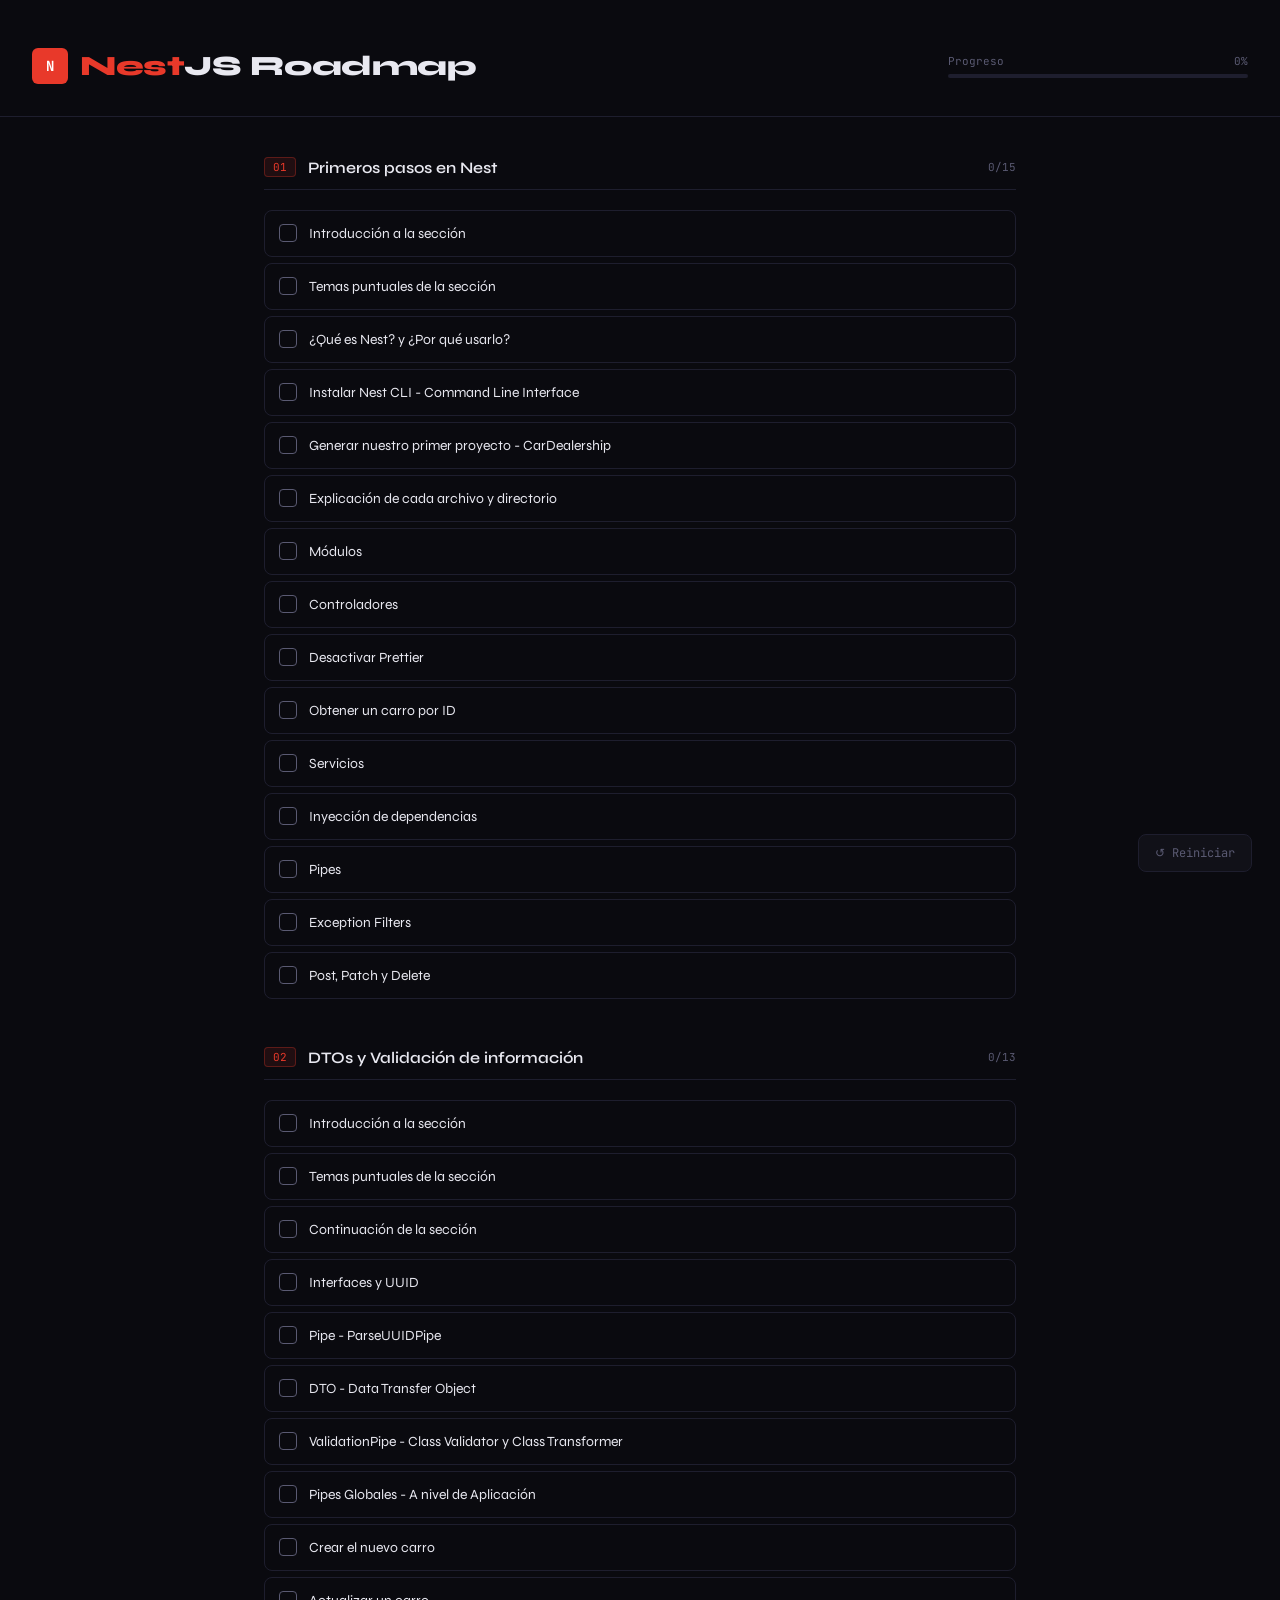
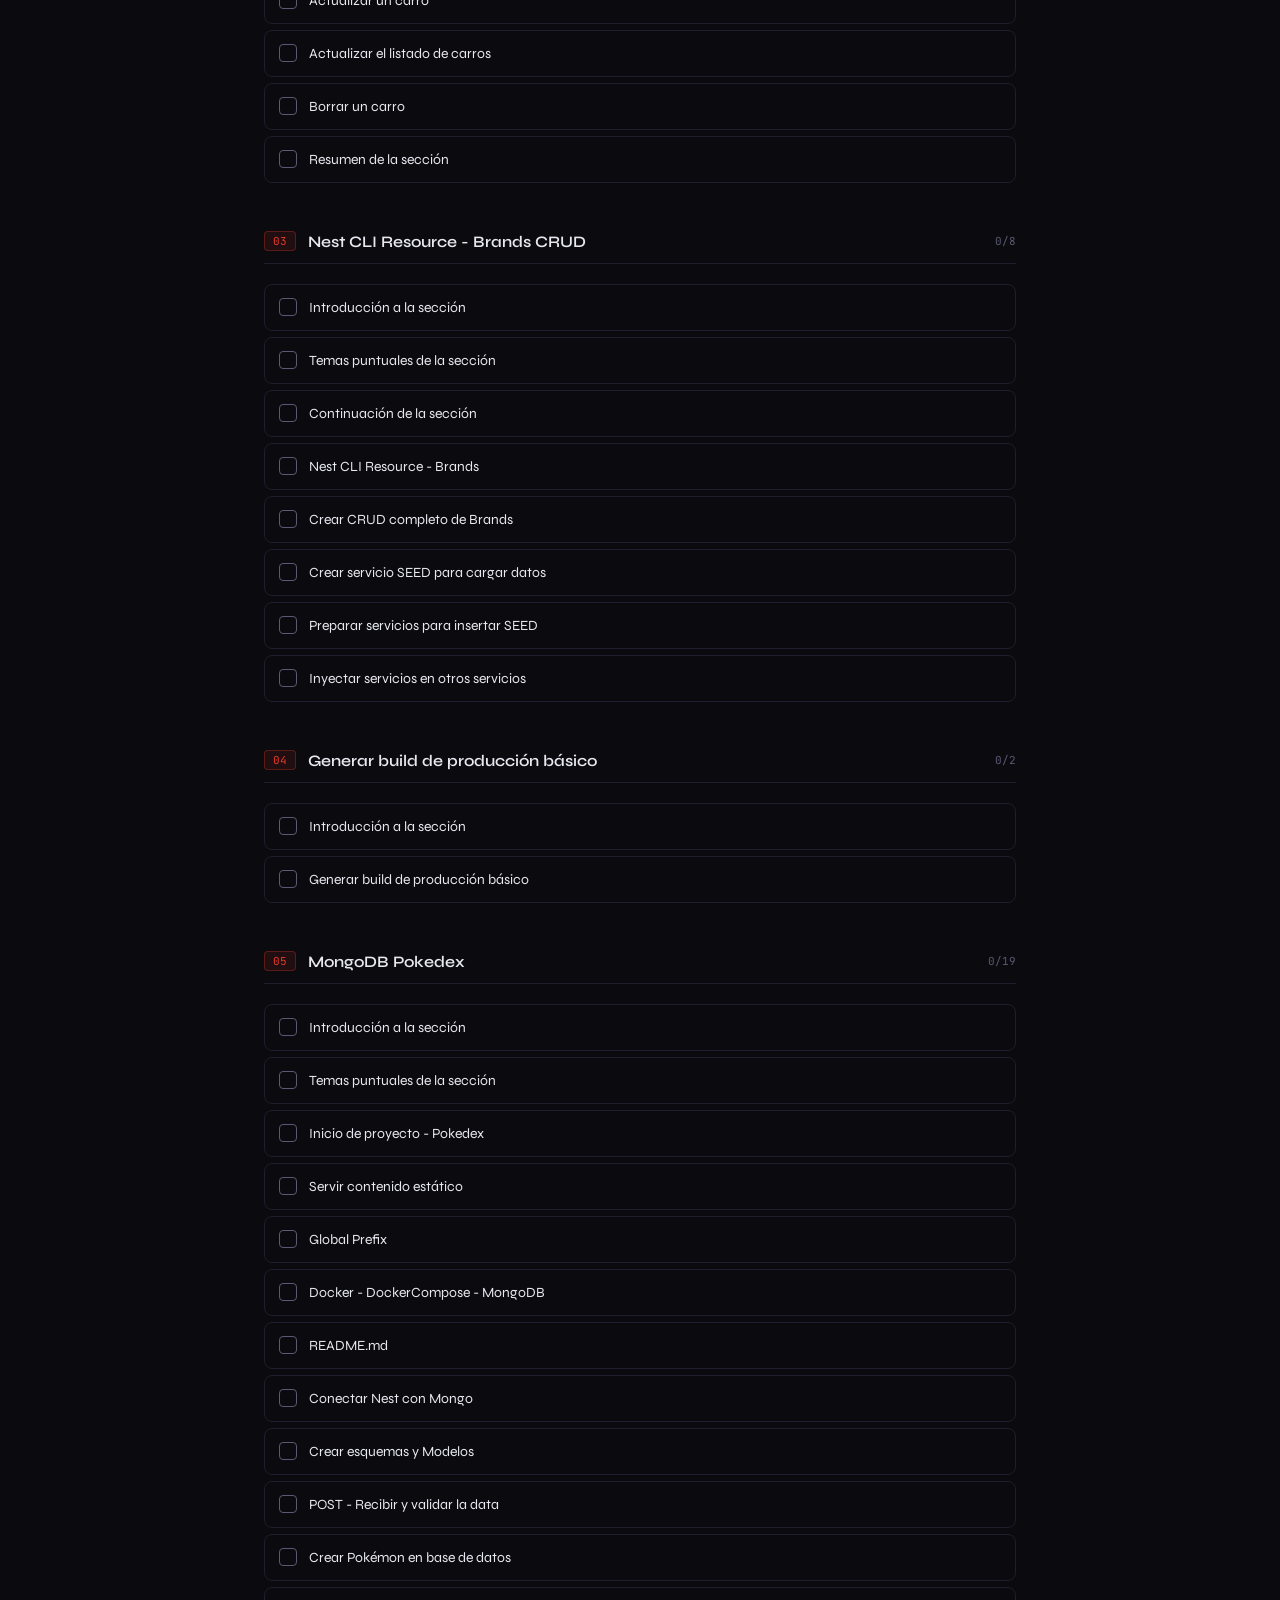
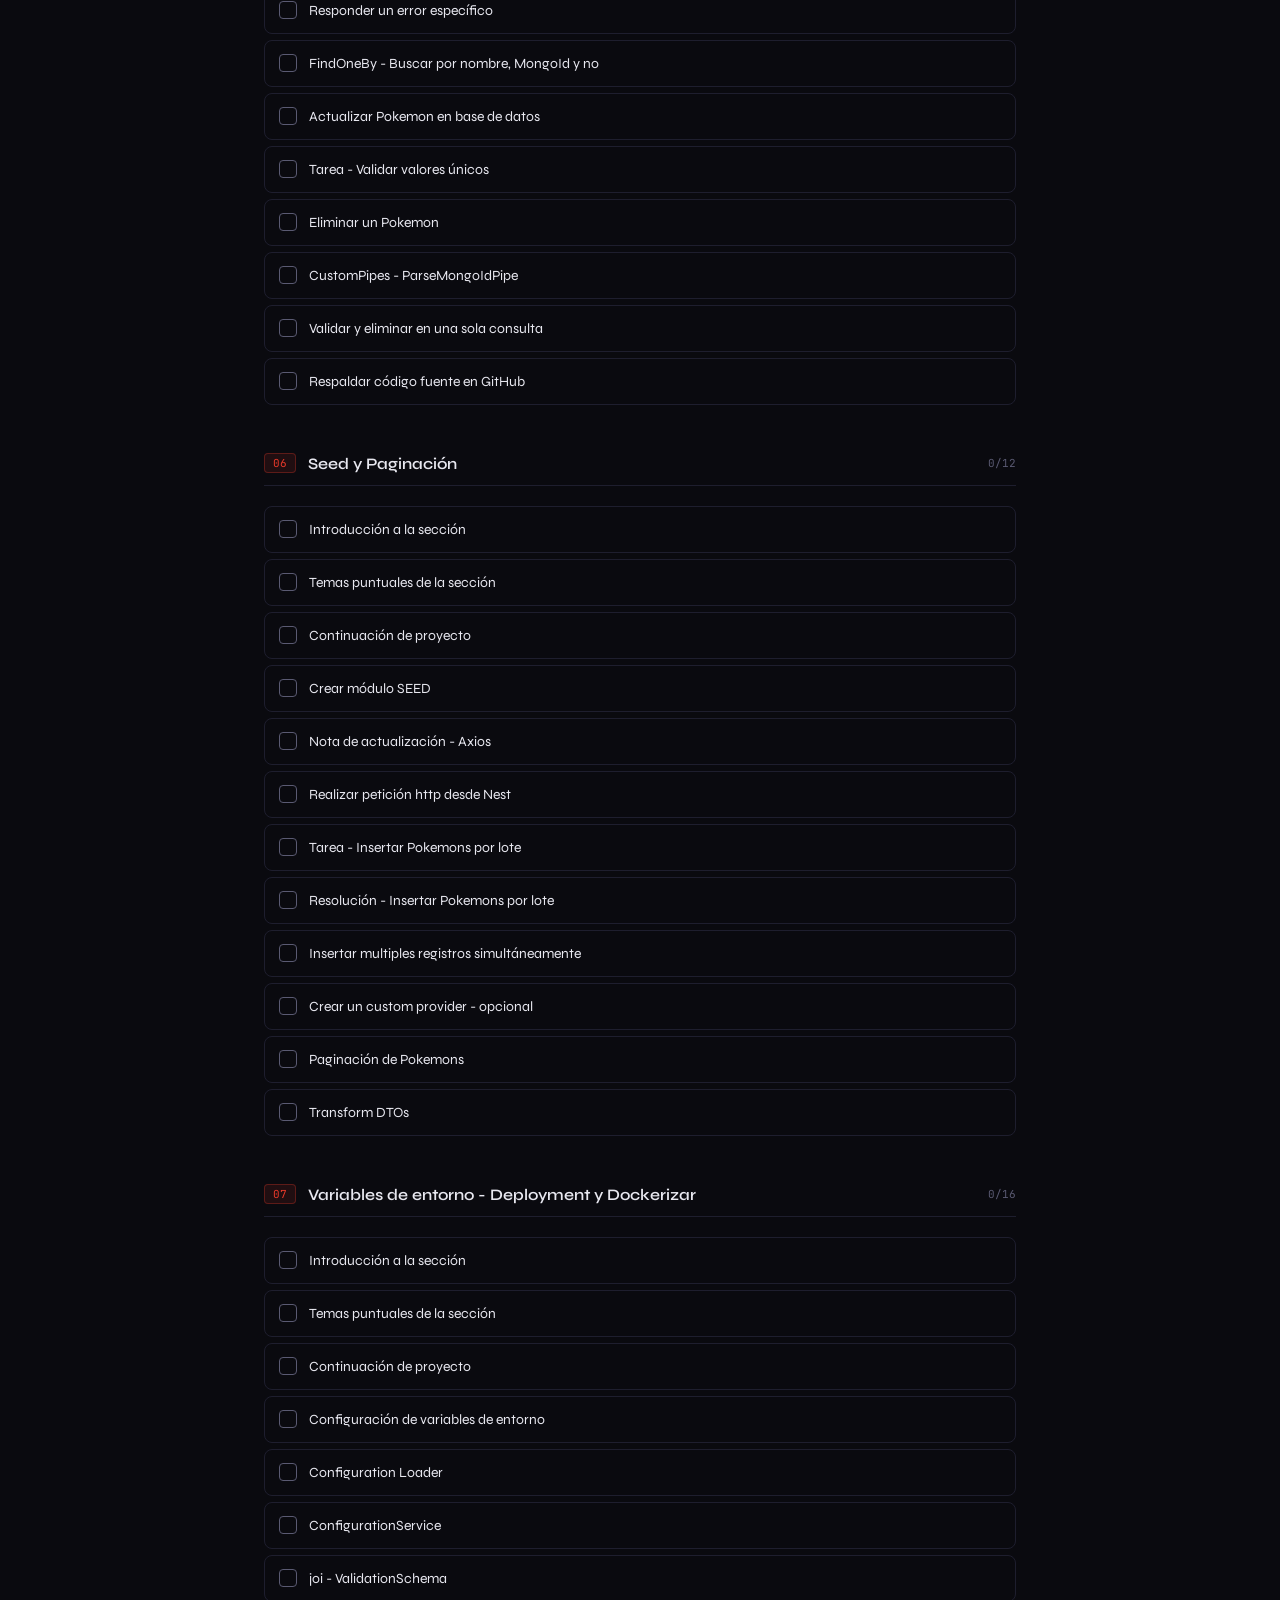
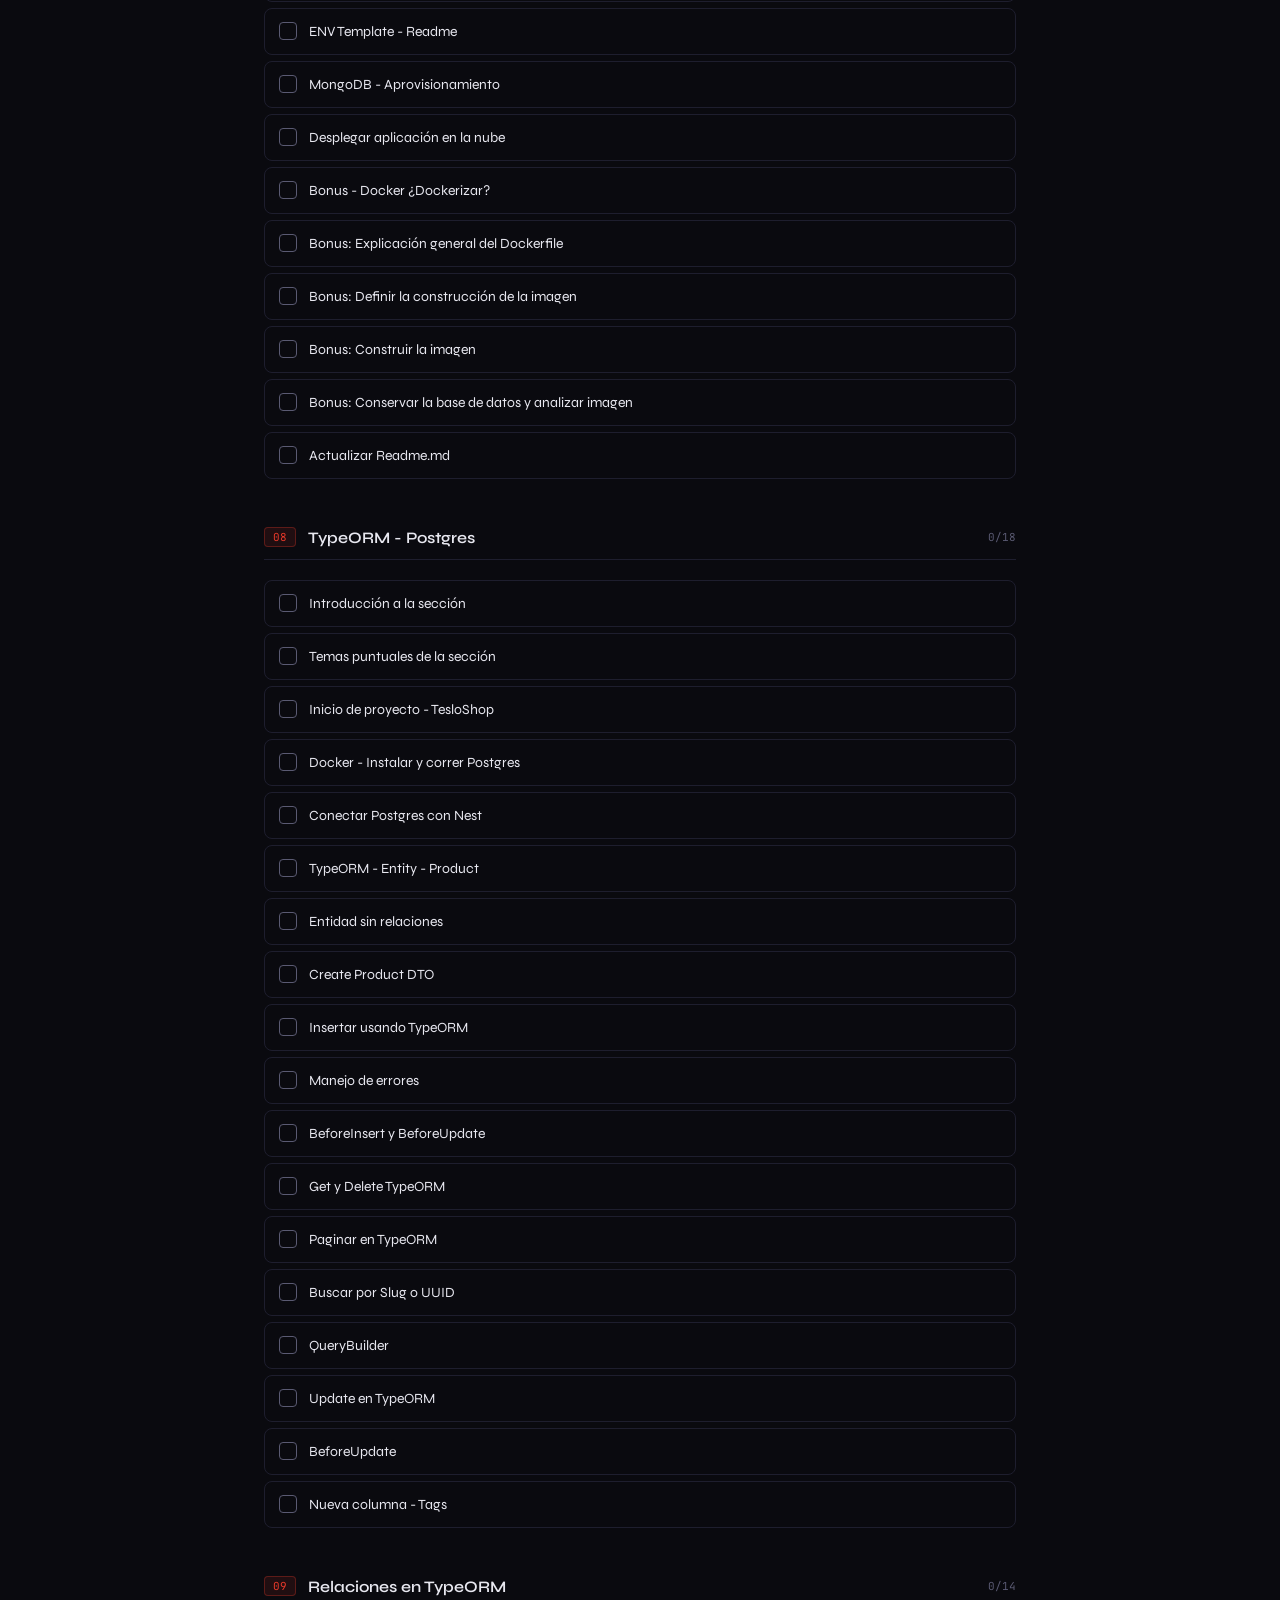
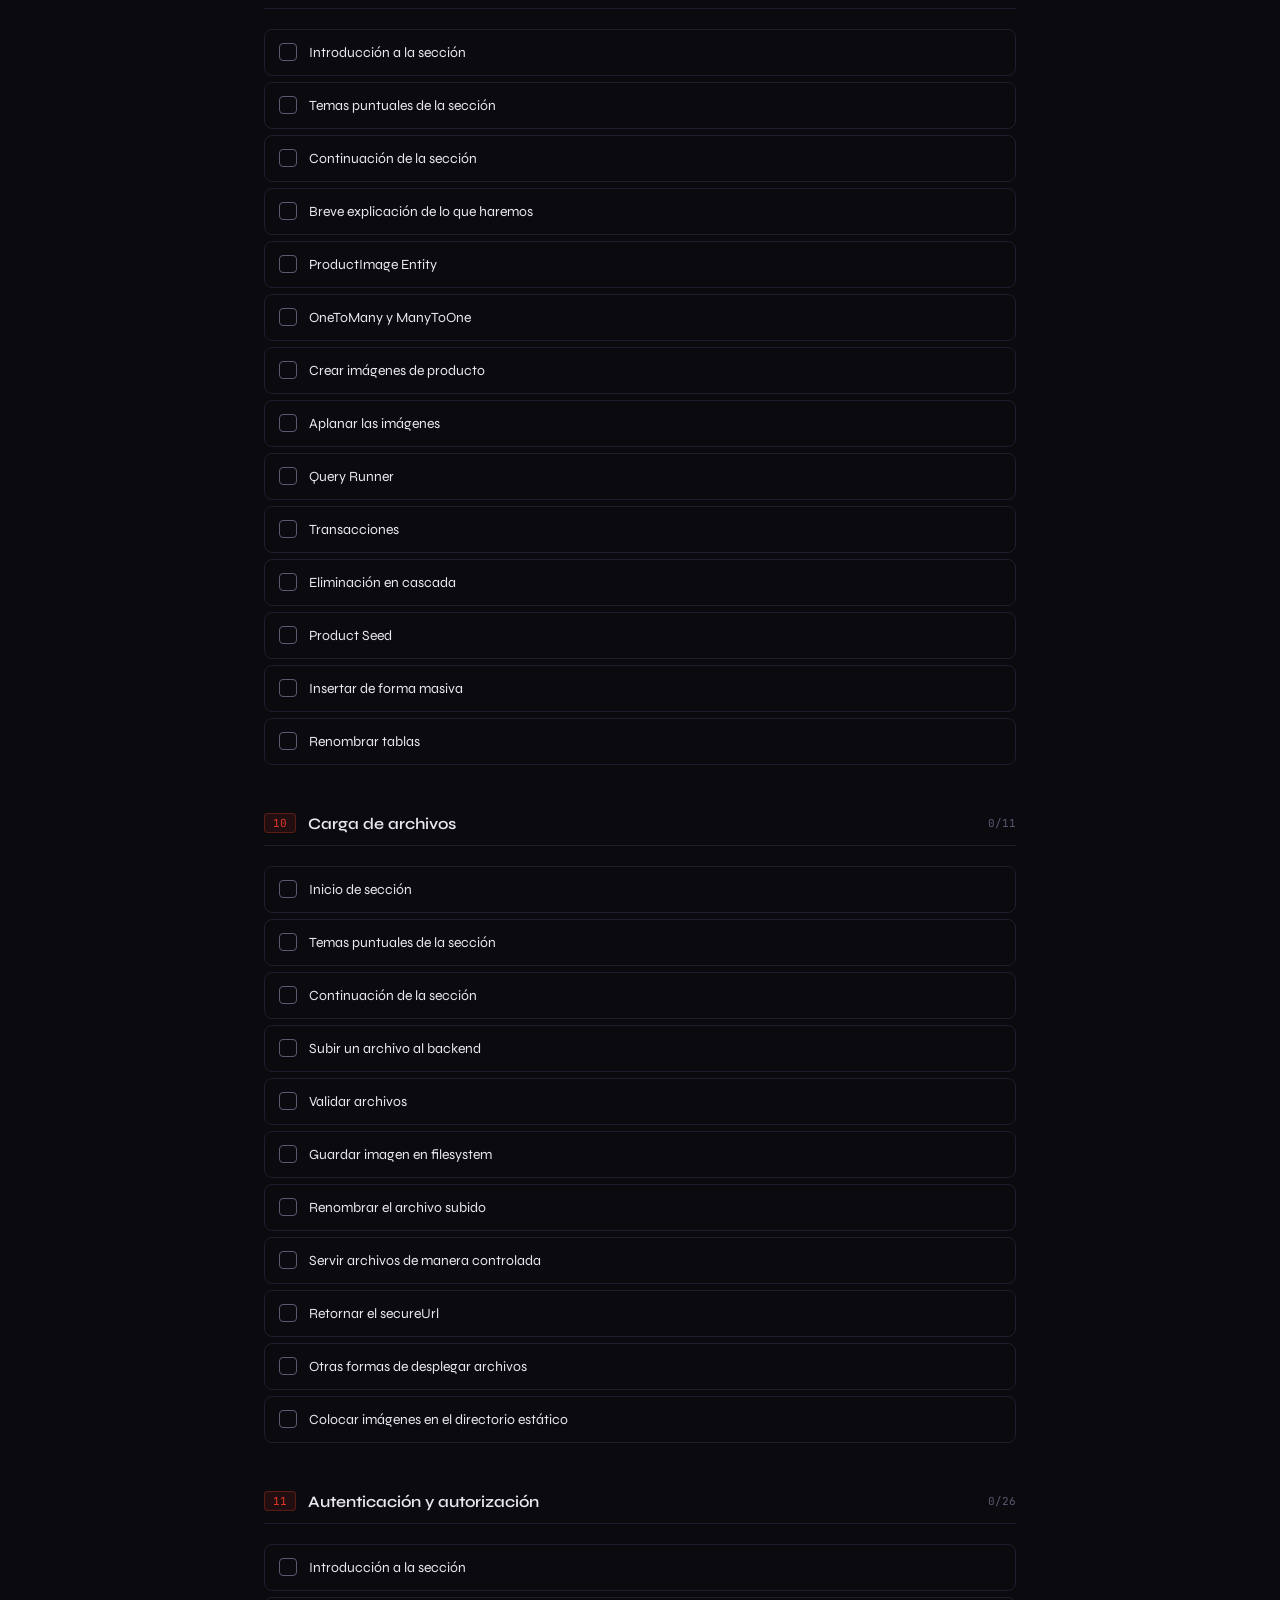
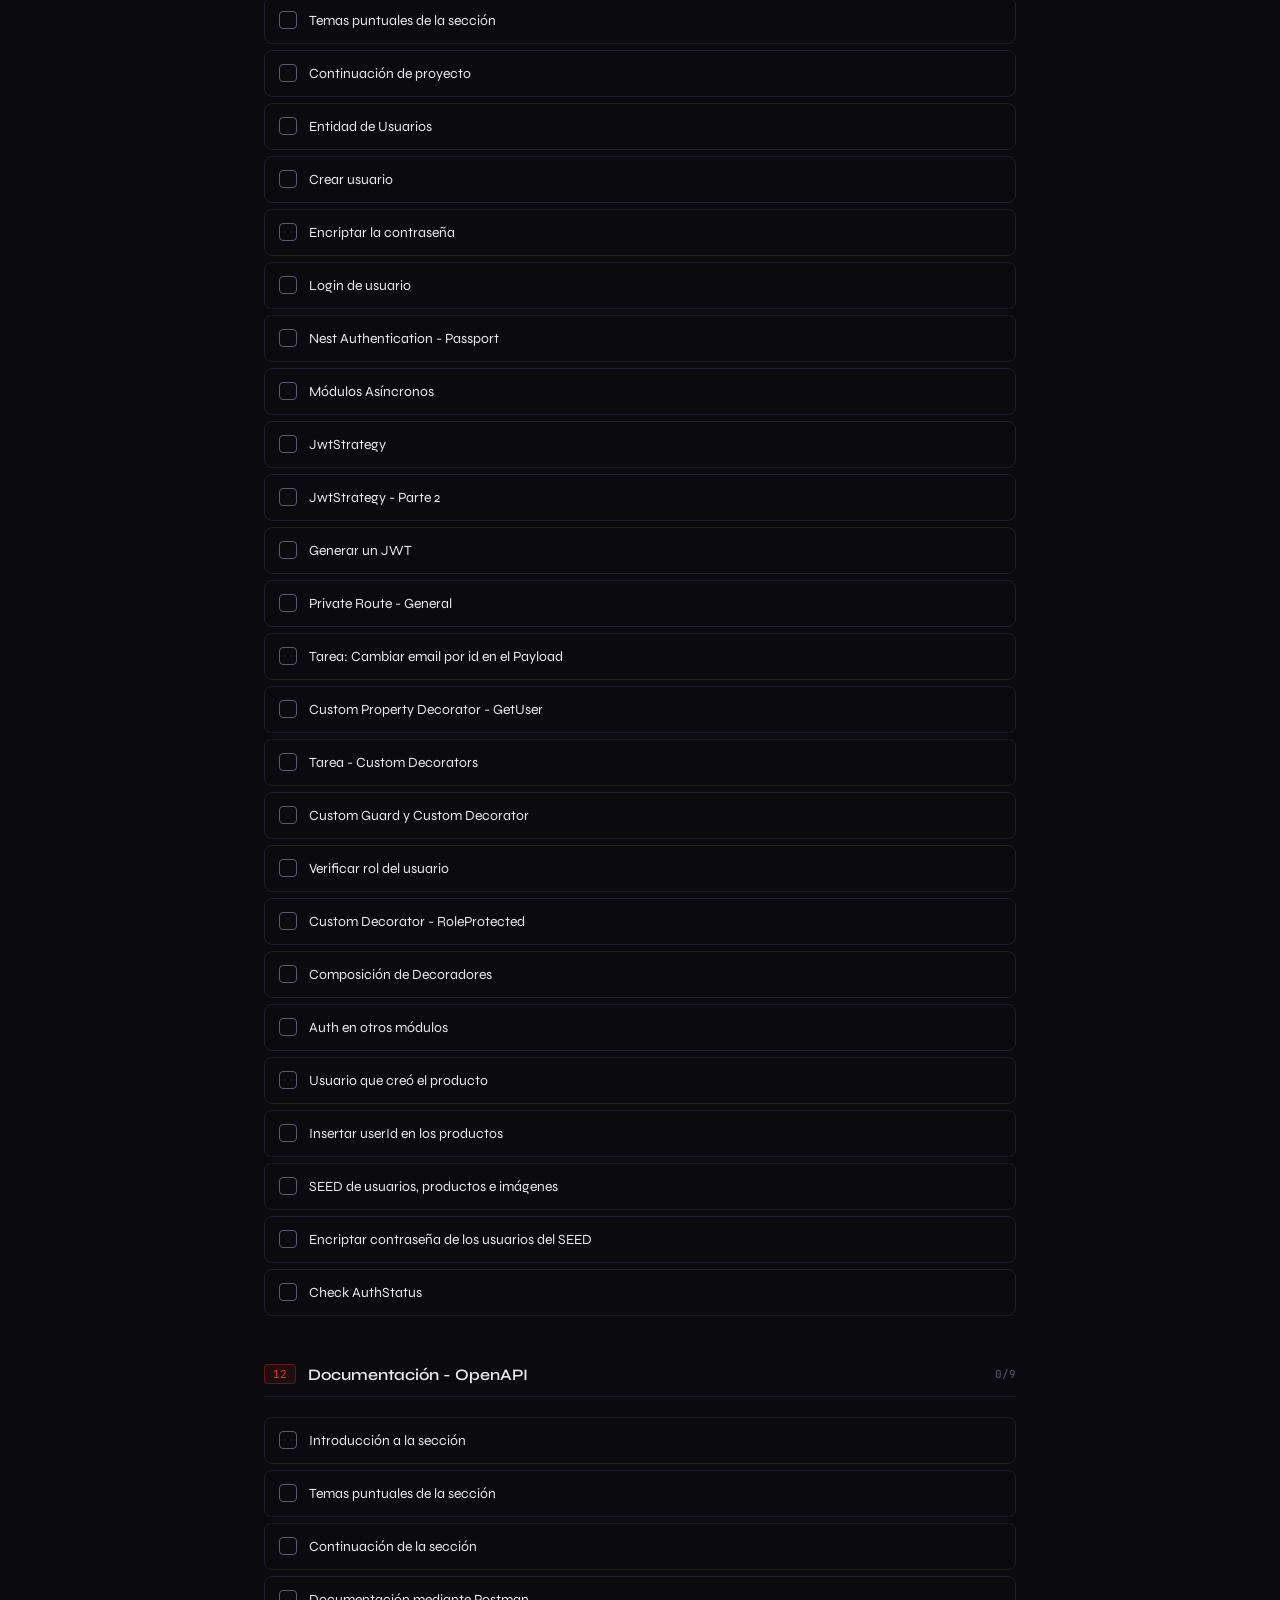
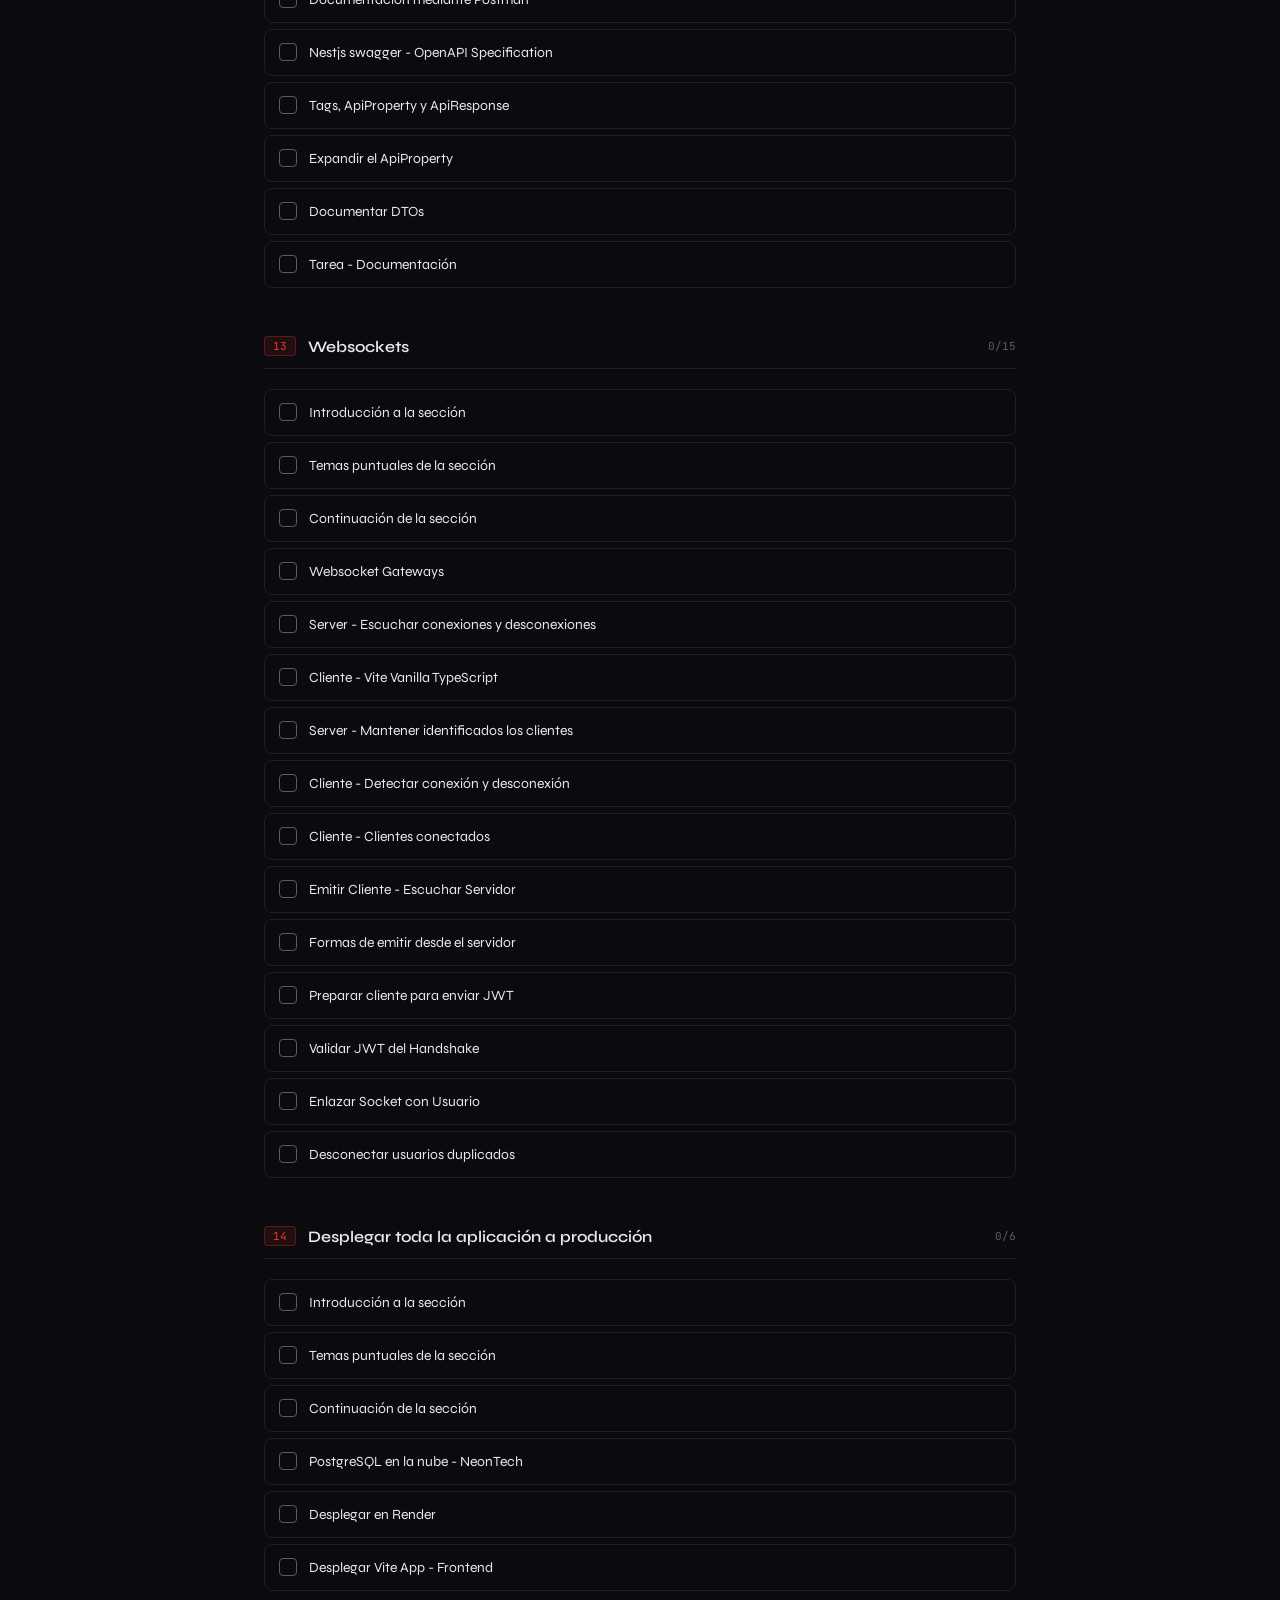
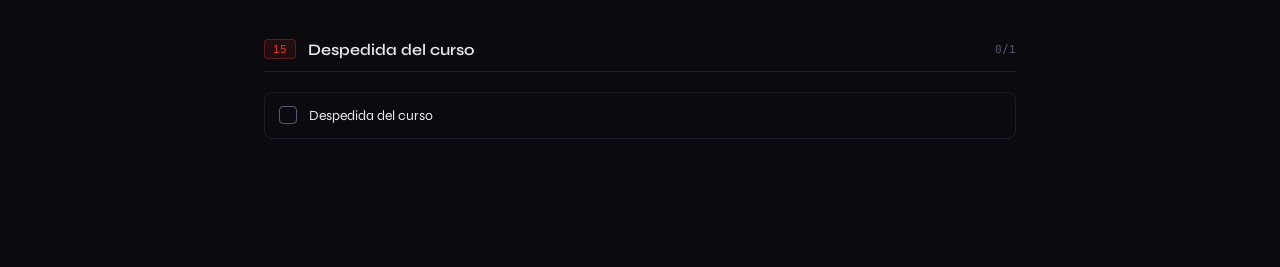
<file: nestjs-roadmap/index.html>
<!DOCTYPE html>
<html lang="es">
<head>
<meta charset="UTF-8">
<meta name="viewport" content="width=device-width, initial-scale=1.0">
<meta name="description" content="Roadmap para aprender NestJS, el framework de Node.js para construir aplicaciones escalables y mantenibles.">
<link rel="shortcut icon" href="nestjs-icon.svg" type="image/x-icon" />
<title>NestJS Roadmap</title>
<link href="https://fonts.googleapis.com/css2?family=JetBrains+Mono:wght@400;700&family=Syne:wght@400;600;800&display=swap" rel="stylesheet">
<link rel="stylesheet" href="styles.css">
</head>
<body>

<header>
  <div class="logo">
    <div class="logo-icon">N</div>
    <h1><span>Nest</span>JS Roadmap</h1>
  </div>
  <div class="progress-bar-wrap">
    <div class="progress-label">
      <span>Progreso</span>
      <span id="pct">0%</span>
    </div>
    <div class="progress-bar">
      <div class="progress-fill" id="fill" style="width:0%"></div>
    </div>
  </div>
</header>

<main id="roadmap"></main>

<button class="reset-btn" onclick="resetAll()">↺ Reiniciar</button>

<script src="script.js"></script>
</body>
</html>
</file>
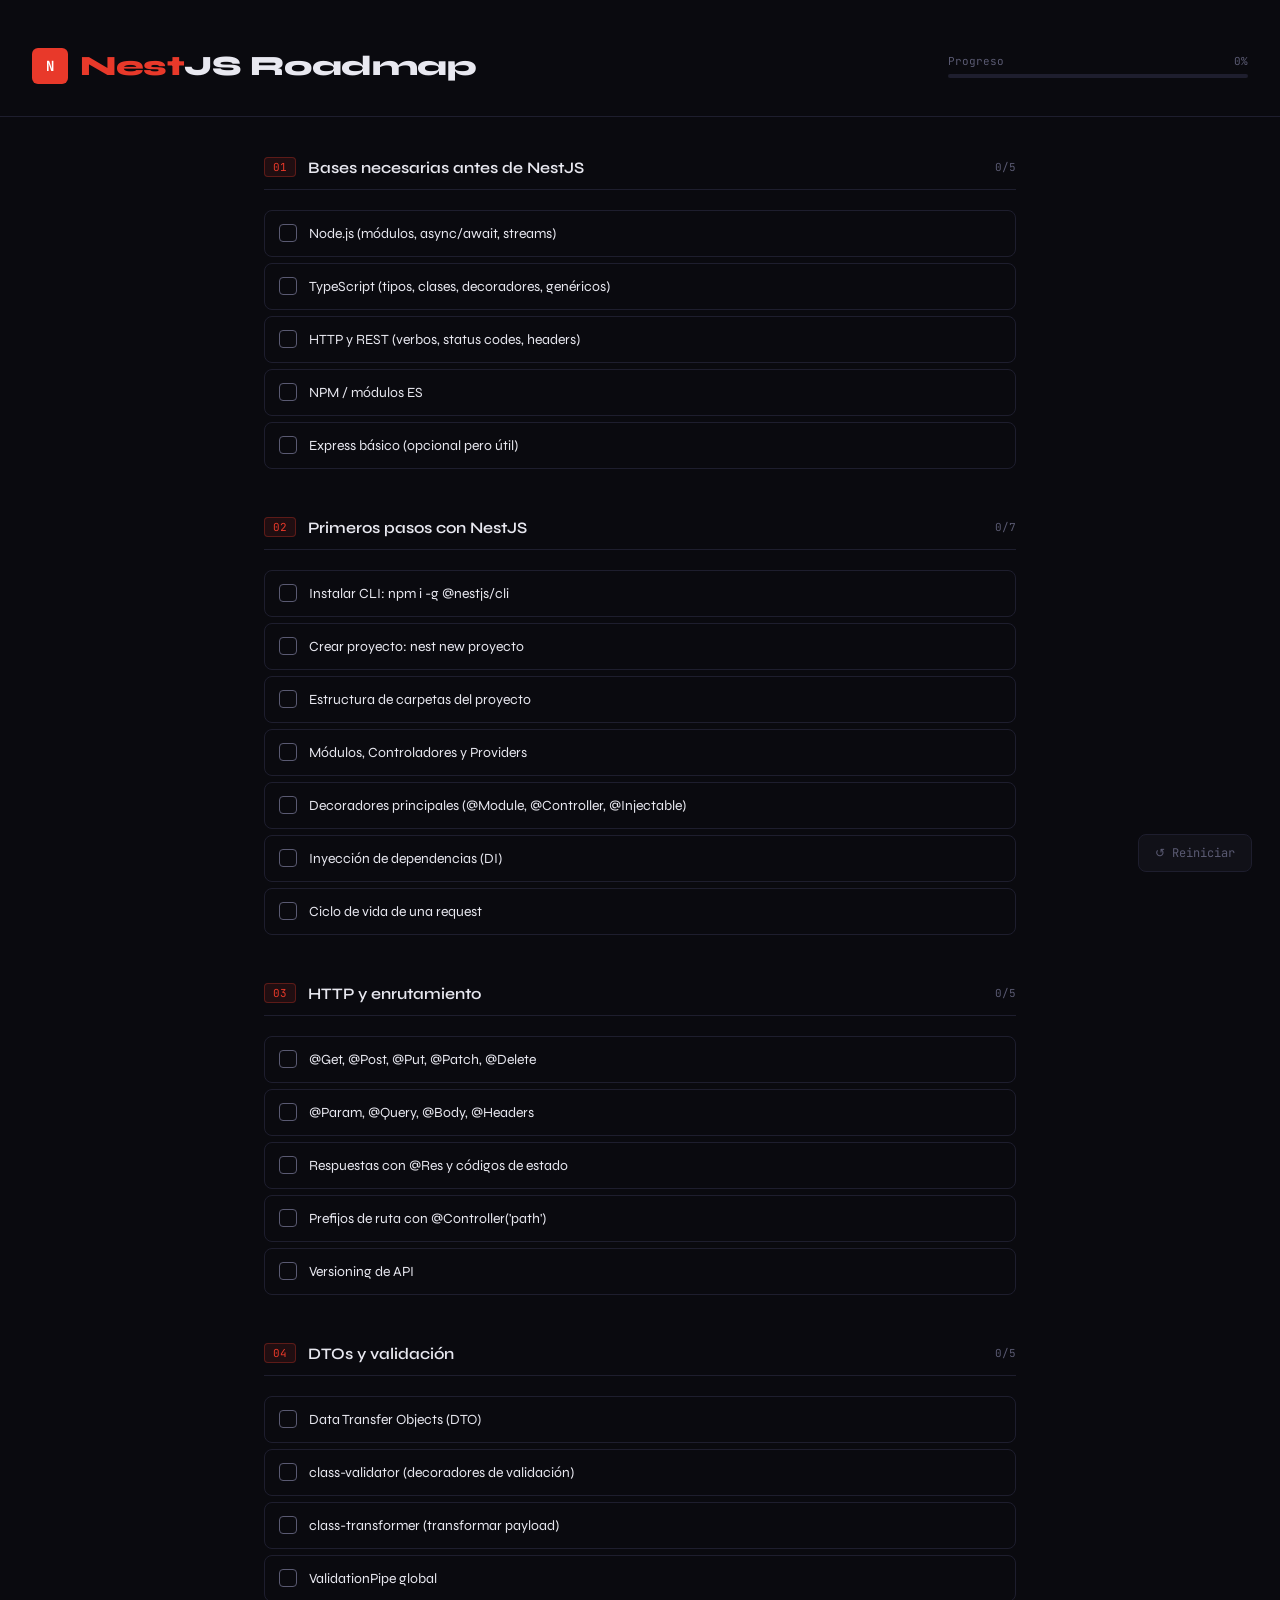
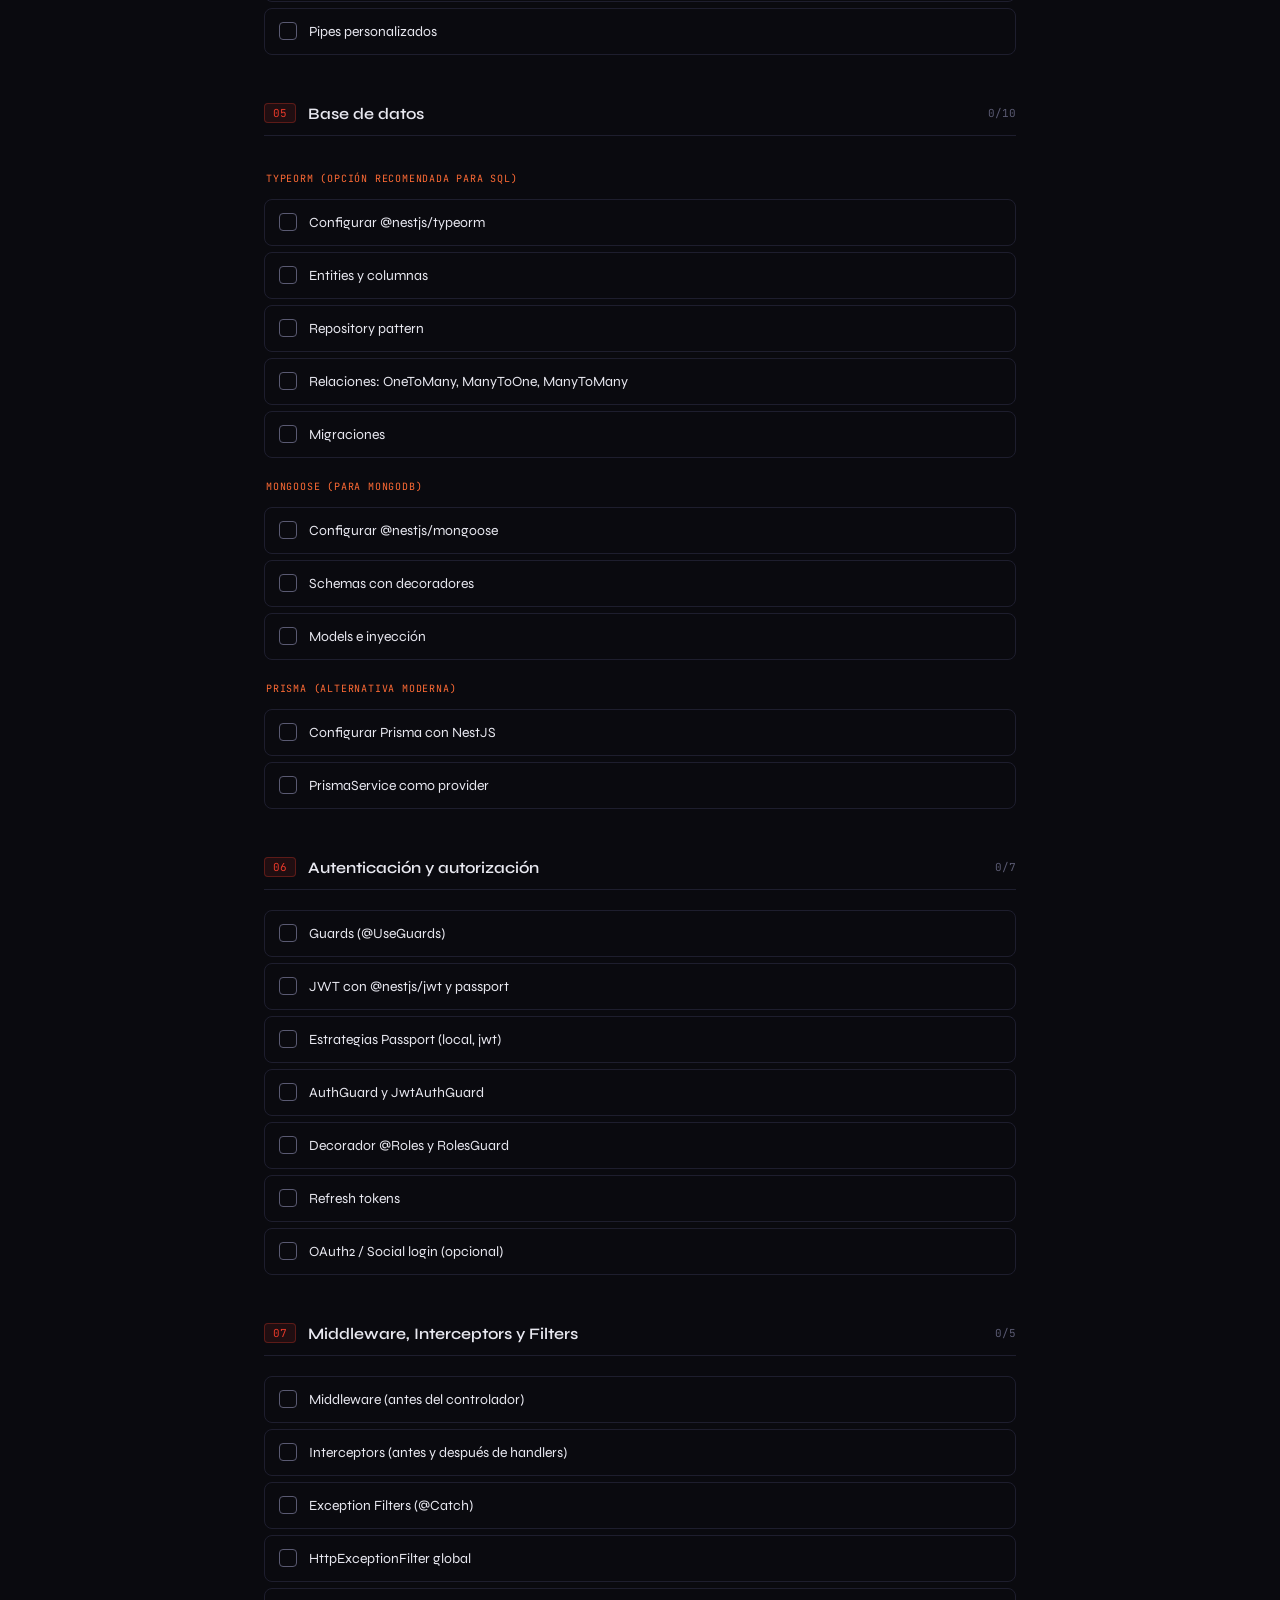
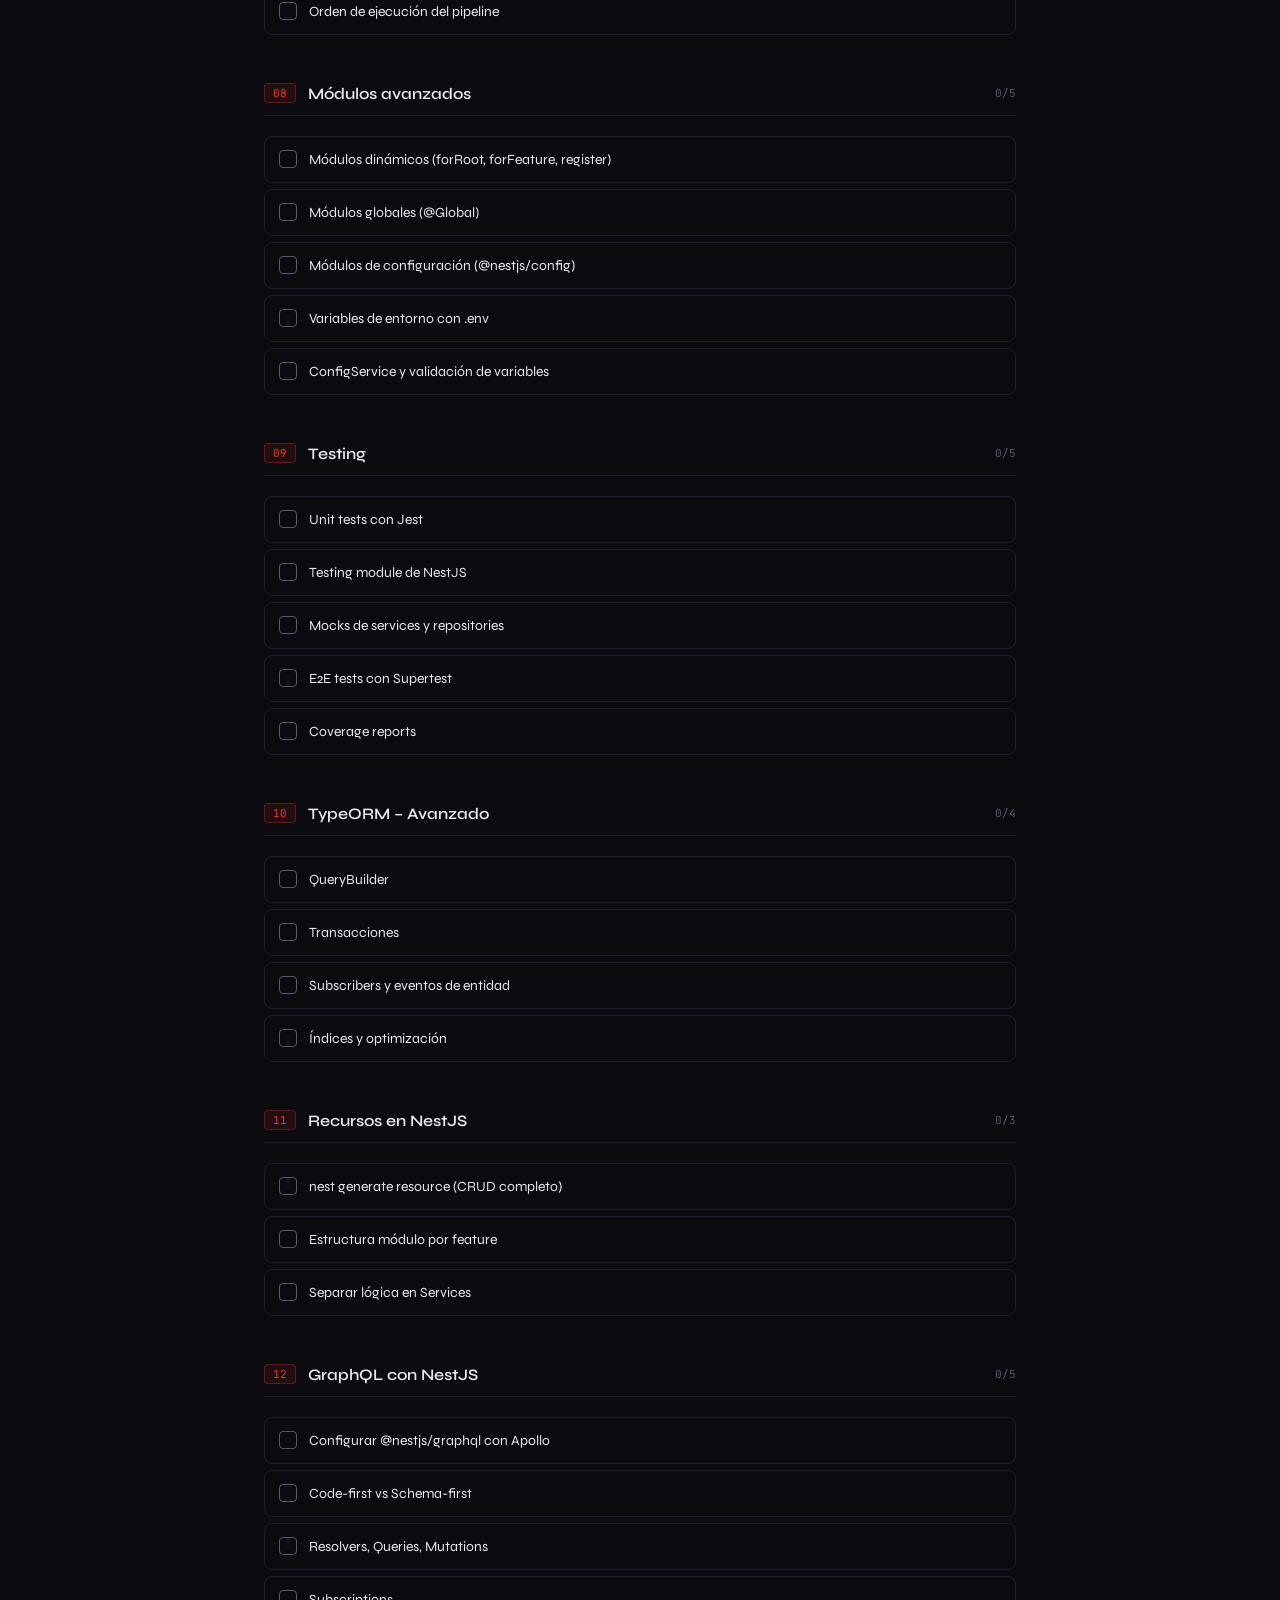
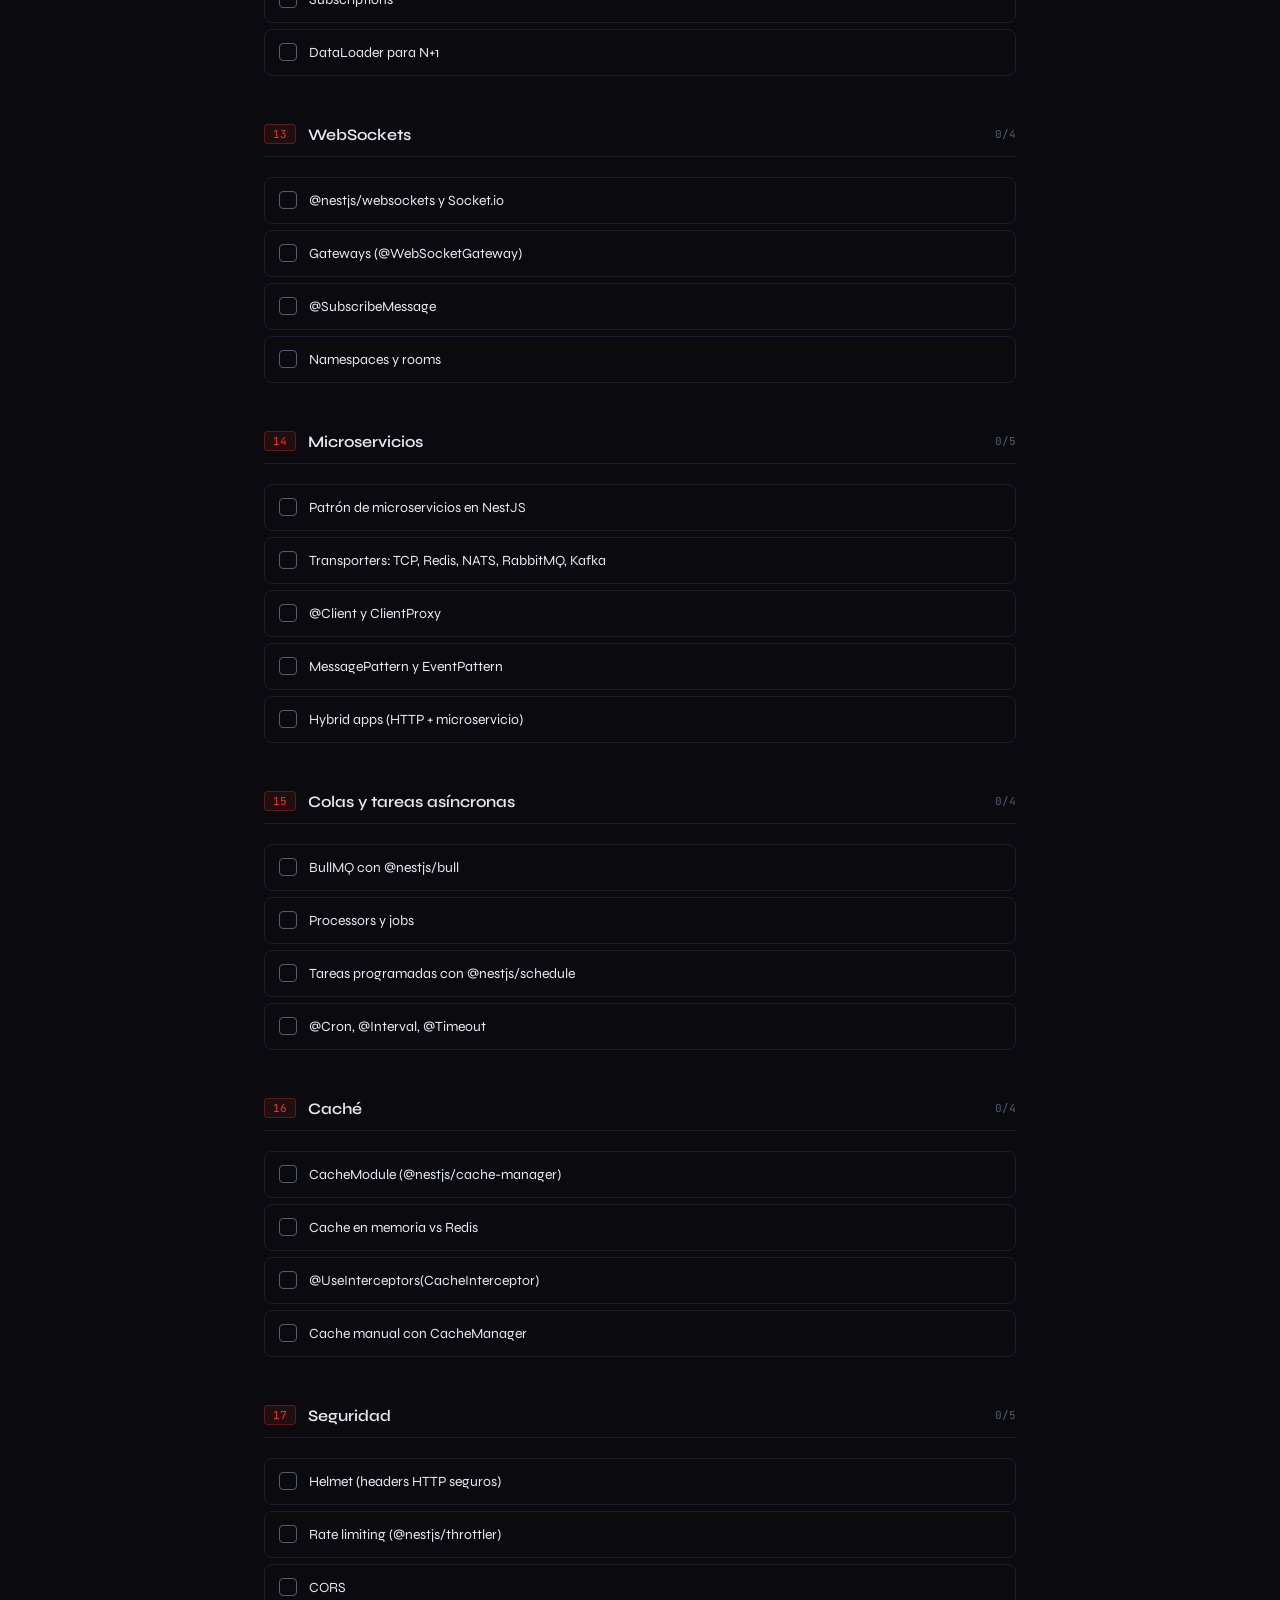
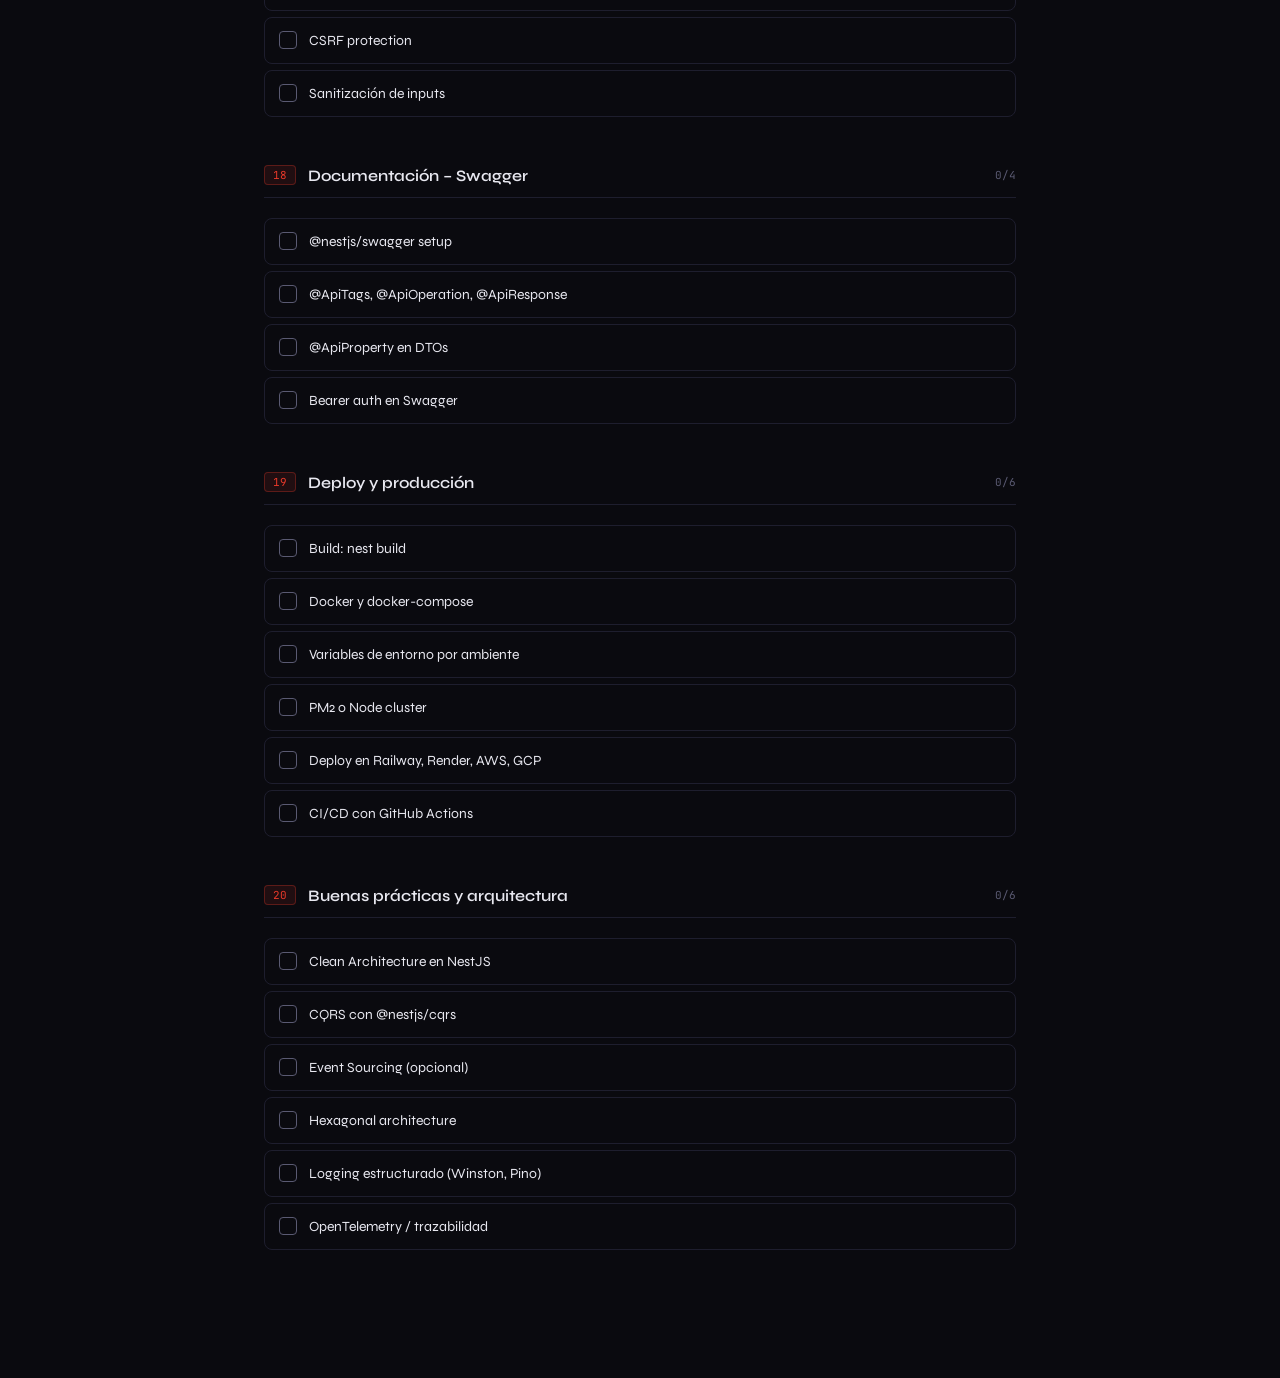
<file: nestjs/nestjs-roadmap.html>
<!DOCTYPE html>
<html lang="es">
<head>
<meta charset="UTF-8">
<meta name="viewport" content="width=device-width, initial-scale=1.0">
<title>NestJS Roadmap</title>
<link href="https://fonts.googleapis.com/css2?family=JetBrains+Mono:wght@400;700&family=Syne:wght@400;600;800&display=swap" rel="stylesheet">
<style>
  :root {
    --bg: #0a0a0f;
    --surface: #111118;
    --border: #1e1e2e;
    --accent: #e8392a;
    --accent2: #ff6b35;
    --text: #e8e8f0;
    --muted: #5a5a72;
    --done: #22c55e;
    --mono: 'JetBrains Mono', monospace;
    --sans: 'Syne', sans-serif;
  }

  * { box-sizing: border-box; margin: 0; padding: 0; }

  body {
    background: var(--bg);
    color: var(--text);
    font-family: var(--sans);
    min-height: 100vh;
    padding: 0 0 80px;
  }

  header {
    padding: 48px 32px 32px;
    border-bottom: 1px solid var(--border);
    position: sticky;
    top: 0;
    background: var(--bg);
    z-index: 100;
    display: flex;
    align-items: center;
    justify-content: space-between;
    gap: 24px;
  }

  .logo {
    display: flex;
    align-items: center;
    gap: 12px;
  }

  .logo-icon {
    width: 36px;
    height: 36px;
    background: var(--accent);
    border-radius: 6px;
    display: flex;
    align-items: center;
    justify-content: center;
    font-family: var(--mono);
    font-weight: 700;
    font-size: 14px;
    color: white;
    flex-shrink: 0;
  }

  h1 {
    font-size: clamp(20px, 4vw, 28px);
    font-weight: 800;
    letter-spacing: -0.5px;
  }

  h1 span {
    color: var(--accent);
  }

  .progress-bar-wrap {
    flex: 1;
    max-width: 300px;
  }

  .progress-label {
    font-family: var(--mono);
    font-size: 11px;
    color: var(--muted);
    margin-bottom: 6px;
    display: flex;
    justify-content: space-between;
  }

  .progress-bar {
    height: 4px;
    background: var(--border);
    border-radius: 2px;
    overflow: hidden;
  }

  .progress-fill {
    height: 100%;
    background: linear-gradient(90deg, var(--accent), var(--accent2));
    border-radius: 2px;
    transition: width 0.4s ease;
  }

  main {
    max-width: 800px;
    margin: 0 auto;
    padding: 40px 24px 0;
  }

  .section {
    margin-bottom: 48px;
  }

  .section-header {
    display: flex;
    align-items: center;
    gap: 12px;
    margin-bottom: 20px;
    padding-bottom: 12px;
    border-bottom: 1px solid var(--border);
  }

  .section-num {
    font-family: var(--mono);
    font-size: 11px;
    color: var(--accent);
    background: rgba(232,57,42,0.1);
    border: 1px solid rgba(232,57,42,0.3);
    padding: 2px 8px;
    border-radius: 4px;
    flex-shrink: 0;
  }

  .section-title {
    font-size: 16px;
    font-weight: 600;
    color: var(--text);
  }

  .section-count {
    font-family: var(--mono);
    font-size: 11px;
    color: var(--muted);
    margin-left: auto;
  }

  .items {
    display: flex;
    flex-direction: column;
    gap: 6px;
  }

  .item {
    display: flex;
    align-items: flex-start;
    gap: 12px;
    padding: 12px 14px;
    border: 1px solid var(--border);
    border-radius: 8px;
    cursor: pointer;
    transition: border-color 0.2s, background 0.2s;
    user-select: none;
  }

  .item:hover {
    border-color: var(--muted);
    background: rgba(255,255,255,0.02);
  }

  .item.done {
    border-color: rgba(34,197,94,0.3);
    background: rgba(34,197,94,0.04);
  }

  .item.done .item-label {
    color: var(--muted);
    text-decoration: line-through;
    text-decoration-color: rgba(34,197,94,0.4);
  }

  .checkbox {
    width: 18px;
    height: 18px;
    border: 1.5px solid var(--muted);
    border-radius: 4px;
    display: flex;
    align-items: center;
    justify-content: center;
    flex-shrink: 0;
    margin-top: 1px;
    transition: all 0.2s;
  }

  .item.done .checkbox {
    background: var(--done);
    border-color: var(--done);
  }

  .check-icon {
    display: none;
    color: white;
    font-size: 11px;
    font-weight: 700;
  }

  .item.done .check-icon {
    display: block;
  }

  .item-label {
    font-size: 14px;
    color: var(--text);
    line-height: 1.5;
    transition: color 0.2s;
  }

  .item-tag {
    font-family: var(--mono);
    font-size: 10px;
    color: var(--muted);
    background: var(--surface);
    border: 1px solid var(--border);
    padding: 2px 6px;
    border-radius: 3px;
    margin-left: auto;
    flex-shrink: 0;
    align-self: flex-start;
  }

  .subsection-label {
    font-family: var(--mono);
    font-size: 10px;
    color: var(--accent2);
    letter-spacing: 0.08em;
    text-transform: uppercase;
    padding: 16px 0 8px 2px;
  }

  .reset-btn {
    position: fixed;
    bottom: 28px;
    right: 28px;
    background: var(--surface);
    border: 1px solid var(--border);
    color: var(--muted);
    font-family: var(--mono);
    font-size: 12px;
    padding: 10px 16px;
    border-radius: 8px;
    cursor: pointer;
    transition: all 0.2s;
  }

  .reset-btn:hover {
    border-color: var(--muted);
    color: var(--text);
  }

  @media (max-width: 600px) {
    header { flex-wrap: wrap; padding: 24px 16px 20px; }
    .progress-bar-wrap { max-width: 100%; width: 100%; order: 3; }
    main { padding: 28px 16px 0; }
  }
</style>
</head>
<body>

<header>
  <div class="logo">
    <div class="logo-icon">N</div>
    <h1><span>Nest</span>JS Roadmap</h1>
  </div>
  <div class="progress-bar-wrap">
    <div class="progress-label">
      <span>Progreso</span>
      <span id="pct">0%</span>
    </div>
    <div class="progress-bar">
      <div class="progress-fill" id="fill" style="width:0%"></div>
    </div>
  </div>
</header>

<main id="roadmap"></main>

<button class="reset-btn" onclick="resetAll()">↺ Reiniciar</button>

<script>
const roadmap = [
  {
    title: "Bases necesarias antes de NestJS",
    items: [
      { label: "Node.js (módulos, async/await, streams)" },
      { label: "TypeScript (tipos, clases, decoradores, genéricos)" },
      { label: "HTTP y REST (verbos, status codes, headers)" },
      { label: "NPM / módulos ES" },
      { label: "Express básico (opcional pero útil)" },
    ]
  },
  {
    title: "Primeros pasos con NestJS",
    items: [
      { label: "Instalar CLI: npm i -g @nestjs/cli" },
      { label: "Crear proyecto: nest new proyecto" },
      { label: "Estructura de carpetas del proyecto" },
      { label: "Módulos, Controladores y Providers" },
      { label: "Decoradores principales (@Module, @Controller, @Injectable)" },
      { label: "Inyección de dependencias (DI)" },
      { label: "Ciclo de vida de una request" },
    ]
  },
  {
    title: "HTTP y enrutamiento",
    items: [
      { label: "@Get, @Post, @Put, @Patch, @Delete" },
      { label: "@Param, @Query, @Body, @Headers" },
      { label: "Respuestas con @Res y códigos de estado" },
      { label: "Prefijos de ruta con @Controller('path')" },
      { label: "Versioning de API" },
    ]
  },
  {
    title: "DTOs y validación",
    items: [
      { label: "Data Transfer Objects (DTO)" },
      { label: "class-validator (decoradores de validación)" },
      { label: "class-transformer (transformar payload)" },
      { label: "ValidationPipe global" },
      { label: "Pipes personalizados" },
    ]
  },
  {
    title: "Base de datos",
    items: [
      { sub: "TypeORM (opción recomendada para SQL)" },
      { label: "Configurar @nestjs/typeorm" },
      { label: "Entities y columnas" },
      { label: "Repository pattern" },
      { label: "Relaciones: OneToMany, ManyToOne, ManyToMany" },
      { label: "Migraciones" },
      { sub: "Mongoose (para MongoDB)" },
      { label: "Configurar @nestjs/mongoose" },
      { label: "Schemas con decoradores" },
      { label: "Models e inyección" },
      { sub: "Prisma (alternativa moderna)" },
      { label: "Configurar Prisma con NestJS" },
      { label: "PrismaService como provider" },
    ]
  },
  {
    title: "Autenticación y autorización",
    items: [
      { label: "Guards (@UseGuards)" },
      { label: "JWT con @nestjs/jwt y passport" },
      { label: "Estrategias Passport (local, jwt)" },
      { label: "AuthGuard y JwtAuthGuard" },
      { label: "Decorador @Roles y RolesGuard" },
      { label: "Refresh tokens" },
      { label: "OAuth2 / Social login (opcional)" },
    ]
  },
  {
    title: "Middleware, Interceptors y Filters",
    items: [
      { label: "Middleware (antes del controlador)" },
      { label: "Interceptors (antes y después de handlers)" },
      { label: "Exception Filters (@Catch)" },
      { label: "HttpExceptionFilter global" },
      { label: "Orden de ejecución del pipeline" },
    ]
  },
  {
    title: "Módulos avanzados",
    items: [
      { label: "Módulos dinámicos (forRoot, forFeature, register)" },
      { label: "Módulos globales (@Global)" },
      { label: "Módulos de configuración (@nestjs/config)" },
      { label: "Variables de entorno con .env" },
      { label: "ConfigService y validación de variables" },
    ]
  },
  {
    title: "Testing",
    items: [
      { label: "Unit tests con Jest" },
      { label: "Testing module de NestJS" },
      { label: "Mocks de services y repositories" },
      { label: "E2E tests con Supertest" },
      { label: "Coverage reports" },
    ]
  },
  {
    title: "TypeORM – Avanzado",
    items: [
      { label: "QueryBuilder" },
      { label: "Transacciones" },
      { label: "Subscribers y eventos de entidad" },
      { label: "Índices y optimización" },
    ]
  },
  {
    title: "Recursos en NestJS",
    items: [
      { label: "nest generate resource (CRUD completo)" },
      { label: "Estructura módulo por feature" },
      { label: "Separar lógica en Services" },
    ]
  },
  {
    title: "GraphQL con NestJS",
    items: [
      { label: "Configurar @nestjs/graphql con Apollo" },
      { label: "Code-first vs Schema-first" },
      { label: "Resolvers, Queries, Mutations" },
      { label: "Subscriptions" },
      { label: "DataLoader para N+1" },
    ]
  },
  {
    title: "WebSockets",
    items: [
      { label: "@nestjs/websockets y Socket.io" },
      { label: "Gateways (@WebSocketGateway)" },
      { label: "@SubscribeMessage" },
      { label: "Namespaces y rooms" },
    ]
  },
  {
    title: "Microservicios",
    items: [
      { label: "Patrón de microservicios en NestJS" },
      { label: "Transporters: TCP, Redis, NATS, RabbitMQ, Kafka" },
      { label: "@Client y ClientProxy" },
      { label: "MessagePattern y EventPattern" },
      { label: "Hybrid apps (HTTP + microservicio)" },
    ]
  },
  {
    title: "Colas y tareas asíncronas",
    items: [
      { label: "BullMQ con @nestjs/bull" },
      { label: "Processors y jobs" },
      { label: "Tareas programadas con @nestjs/schedule" },
      { label: "@Cron, @Interval, @Timeout" },
    ]
  },
  {
    title: "Caché",
    items: [
      { label: "CacheModule (@nestjs/cache-manager)" },
      { label: "Cache en memoria vs Redis" },
      { label: "@UseInterceptors(CacheInterceptor)" },
      { label: "Cache manual con CacheManager" },
    ]
  },
  {
    title: "Seguridad",
    items: [
      { label: "Helmet (headers HTTP seguros)" },
      { label: "Rate limiting (@nestjs/throttler)" },
      { label: "CORS" },
      { label: "CSRF protection" },
      { label: "Sanitización de inputs" },
    ]
  },
  {
    title: "Documentación – Swagger",
    items: [
      { label: "@nestjs/swagger setup" },
      { label: "@ApiTags, @ApiOperation, @ApiResponse" },
      { label: "@ApiProperty en DTOs" },
      { label: "Bearer auth en Swagger" },
    ]
  },
  {
    title: "Deploy y producción",
    items: [
      { label: "Build: nest build" },
      { label: "Docker y docker-compose" },
      { label: "Variables de entorno por ambiente" },
      { label: "PM2 o Node cluster" },
      { label: "Deploy en Railway, Render, AWS, GCP" },
      { label: "CI/CD con GitHub Actions" },
    ]
  },
  {
    title: "Buenas prácticas y arquitectura",
    items: [
      { label: "Clean Architecture en NestJS" },
      { label: "CQRS con @nestjs/cqrs" },
      { label: "Event Sourcing (opcional)" },
      { label: "Hexagonal architecture" },
      { label: "Logging estructurado (Winston, Pino)" },
      { label: "OpenTelemetry / trazabilidad" },
    ]
  },
];

const STORAGE_KEY = 'nestjs-roadmap-v1';

function loadState() {
  try { return JSON.parse(localStorage.getItem(STORAGE_KEY)) || {}; } catch { return {}; }
}

function saveState(state) {
  try { localStorage.setItem(STORAGE_KEY, JSON.stringify(state)); } catch {}
}

let state = loadState();
let total = 0;

function buildRoadmap() {
  const container = document.getElementById('roadmap');
  container.innerHTML = '';

  roadmap.forEach((section, si) => {
    const div = document.createElement('div');
    div.className = 'section';

    const realItems = section.items.filter(i => !i.sub);
    const doneCount = realItems.filter(item => state[`${si}-${item.label}`]).length;
    total = roadmap.reduce((acc, s) => acc + s.items.filter(i => !i.sub).length, 0);

    div.innerHTML = `
      <div class="section-header">
        <span class="section-num">${String(si + 1).padStart(2, '0')}</span>
        <span class="section-title">${section.title}</span>
        <span class="section-count">${doneCount}/${realItems.length}</span>
      </div>
      <div class="items" id="section-${si}"></div>
    `;

    container.appendChild(div);

    const itemsEl = div.querySelector(`#section-${si}`);
    section.items.forEach((item, ii) => {
      if (item.sub) {
        const sub = document.createElement('div');
        sub.className = 'subsection-label';
        sub.textContent = item.sub;
        itemsEl.appendChild(sub);
        return;
      }

      const key = `${si}-${item.label}`;
      const done = !!state[key];
      const el = document.createElement('div');
      el.className = 'item' + (done ? ' done' : '');
      el.innerHTML = `
        <div class="checkbox"><span class="check-icon">✓</span></div>
        <span class="item-label">${item.label}</span>
      `;
      el.onclick = () => toggle(key, el, si);
      itemsEl.appendChild(el);
    });
  });

  updateProgress();
}

function toggle(key, el, si) {
  state[key] = !state[key];
  saveState(state);
  el.classList.toggle('done', state[key]);
  updateSectionCount(si);
  updateProgress();
}

function updateSectionCount(si) {
  const section = roadmap[si];
  const realItems = section.items.filter(i => !i.sub);
  const doneCount = realItems.filter(item => state[`${si}-${item.label}`]).length;
  const countEl = document.querySelector(`#roadmap .section:nth-child(${si + 1}) .section-count`);
  if (countEl) countEl.textContent = `${doneCount}/${realItems.length}`;
}

function updateProgress() {
  const done = Object.values(state).filter(Boolean).length;
  const pct = total ? Math.round((done / total) * 100) : 0;
  document.getElementById('pct').textContent = `${pct}%`;
  document.getElementById('fill').style.width = pct + '%';
}

function resetAll() {
  if (!confirm('¿Reiniciar todo el progreso?')) return;
  state = {};
  saveState(state);
  buildRoadmap();
}

buildRoadmap();
</script>
</body>
</html>
</file>
<file: nestjs-roadmap/styles.css>
:root {
  --bg: #0a0a0f;
  --surface: #111118;
  --border: #1e1e2e;
  --accent: #e8392a;
  --accent2: #ff6b35;
  --text: #e8e8f0;
  --muted: #5a5a72;
  --done: #22c55e;
  --mono: 'JetBrains Mono', monospace;
  --sans: 'Syne', sans-serif;
}

* { box-sizing: border-box; margin: 0; padding: 0; }

body {
  background: var(--bg);
  color: var(--text);
  font-family: var(--sans);
  min-height: 100vh;
  padding: 0 0 80px;
}

header {
  padding: 48px 32px 32px;
  border-bottom: 1px solid var(--border);
  position: sticky;
  top: 0;
  background: var(--bg);
  z-index: 100;
  display: flex;
  align-items: center;
  justify-content: space-between;
  gap: 24px;
}

.logo {
  display: flex;
  align-items: center;
  gap: 12px;
}

.logo-icon {
  width: 36px;
  height: 36px;
  background: var(--accent);
  border-radius: 6px;
  display: flex;
  align-items: center;
  justify-content: center;
  font-family: var(--mono);
  font-weight: 700;
  font-size: 14px;
  color: white;
  flex-shrink: 0;
}

h1 {
  font-size: clamp(20px, 4vw, 28px);
  font-weight: 800;
  letter-spacing: -0.5px;
}

h1 span {
  color: var(--accent);
}

.progress-bar-wrap {
  flex: 1;
  max-width: 300px;
}

.progress-label {
  font-family: var(--mono);
  font-size: 11px;
  color: var(--muted);
  margin-bottom: 6px;
  display: flex;
  justify-content: space-between;
}

.progress-bar {
  height: 4px;
  background: var(--border);
  border-radius: 2px;
  overflow: hidden;
}

.progress-fill {
  height: 100%;
  background: linear-gradient(90deg, var(--accent), var(--accent2));
  border-radius: 2px;
  transition: width 0.4s ease;
}

main {
  max-width: 800px;
  margin: 0 auto;
  padding: 40px 24px 0;
}

.section {
  margin-bottom: 48px;
}

.section-header {
  display: flex;
  align-items: center;
  gap: 12px;
  margin-bottom: 20px;
  padding-bottom: 12px;
  border-bottom: 1px solid var(--border);
}

.section-num {
  font-family: var(--mono);
  font-size: 11px;
  color: var(--accent);
  background: rgba(232,57,42,0.1);
  border: 1px solid rgba(232,57,42,0.3);
  padding: 2px 8px;
  border-radius: 4px;
  flex-shrink: 0;
}

.section-title {
  font-size: 16px;
  font-weight: 600;
  color: var(--text);
}

.section-count {
  font-family: var(--mono);
  font-size: 11px;
  color: var(--muted);
  margin-left: auto;
}

.items {
  display: flex;
  flex-direction: column;
  gap: 6px;
}

.item {
  display: flex;
  align-items: flex-start;
  gap: 12px;
  padding: 12px 14px;
  border: 1px solid var(--border);
  border-radius: 8px;
  cursor: pointer;
  transition: border-color 0.2s, background 0.2s;
  user-select: none;
}

.item:hover {
  border-color: var(--muted);
  background: rgba(255,255,255,0.02);
}

.item.done {
  border-color: rgba(34,197,94,0.3);
  background: rgba(34,197,94,0.04);
}

.item.done .item-label {
  color: var(--muted);
  text-decoration: line-through;
  text-decoration-color: rgba(34,197,94,0.4);
}

.checkbox {
  width: 18px;
  height: 18px;
  border: 1.5px solid var(--muted);
  border-radius: 4px;
  display: flex;
  align-items: center;
  justify-content: center;
  flex-shrink: 0;
  margin-top: 1px;
  transition: all 0.2s;
}

.item.done .checkbox {
  background: var(--done);
  border-color: var(--done);
}

.check-icon {
  display: none;
  color: white;
  font-size: 11px;
  font-weight: 700;
}

.item.done .check-icon {
  display: block;
}

.item-label {
  font-size: 14px;
  color: var(--text);
  line-height: 1.5;
  transition: color 0.2s;
}

.item-tag {
  font-family: var(--mono);
  font-size: 10px;
  color: var(--muted);
  background: var(--surface);
  border: 1px solid var(--border);
  padding: 2px 6px;
  border-radius: 3px;
  margin-left: auto;
  flex-shrink: 0;
  align-self: flex-start;
}

.subsection-label {
  font-family: var(--mono);
  font-size: 10px;
  color: var(--accent2);
  letter-spacing: 0.08em;
  text-transform: uppercase;
  padding: 16px 0 8px 2px;
}

.reset-btn {
  position: fixed;
  bottom: 28px;
  right: 28px;
  background: var(--surface);
  border: 1px solid var(--border);
  color: var(--muted);
  font-family: var(--mono);
  font-size: 12px;
  padding: 10px 16px;
  border-radius: 8px;
  cursor: pointer;
  transition: all 0.2s;
}

.reset-btn:hover {
  border-color: var(--muted);
  color: var(--text);
}

@media (max-width: 600px) {
  header { flex-wrap: wrap; padding: 24px 16px 20px; }
  .progress-bar-wrap { max-width: 100%; width: 100%; order: 3; }
  main { padding: 28px 16px 0; }
}
</file>
